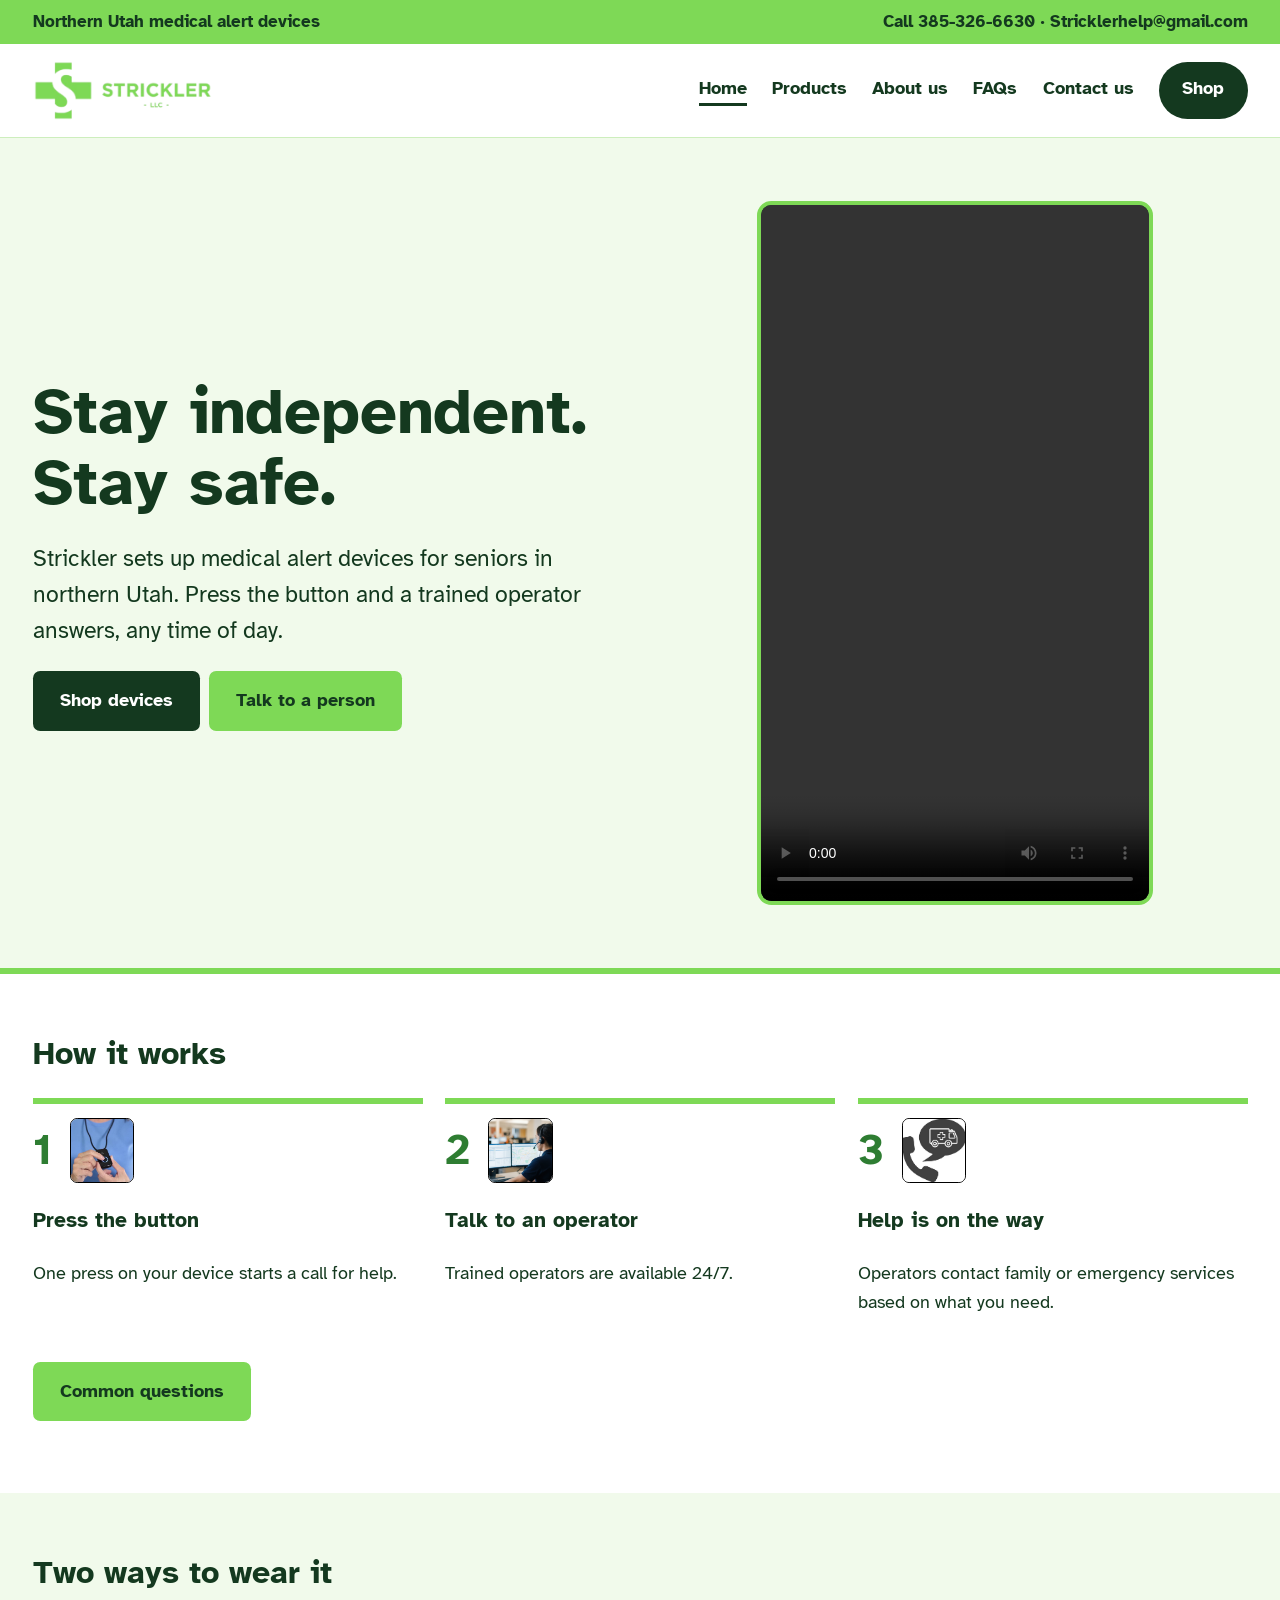
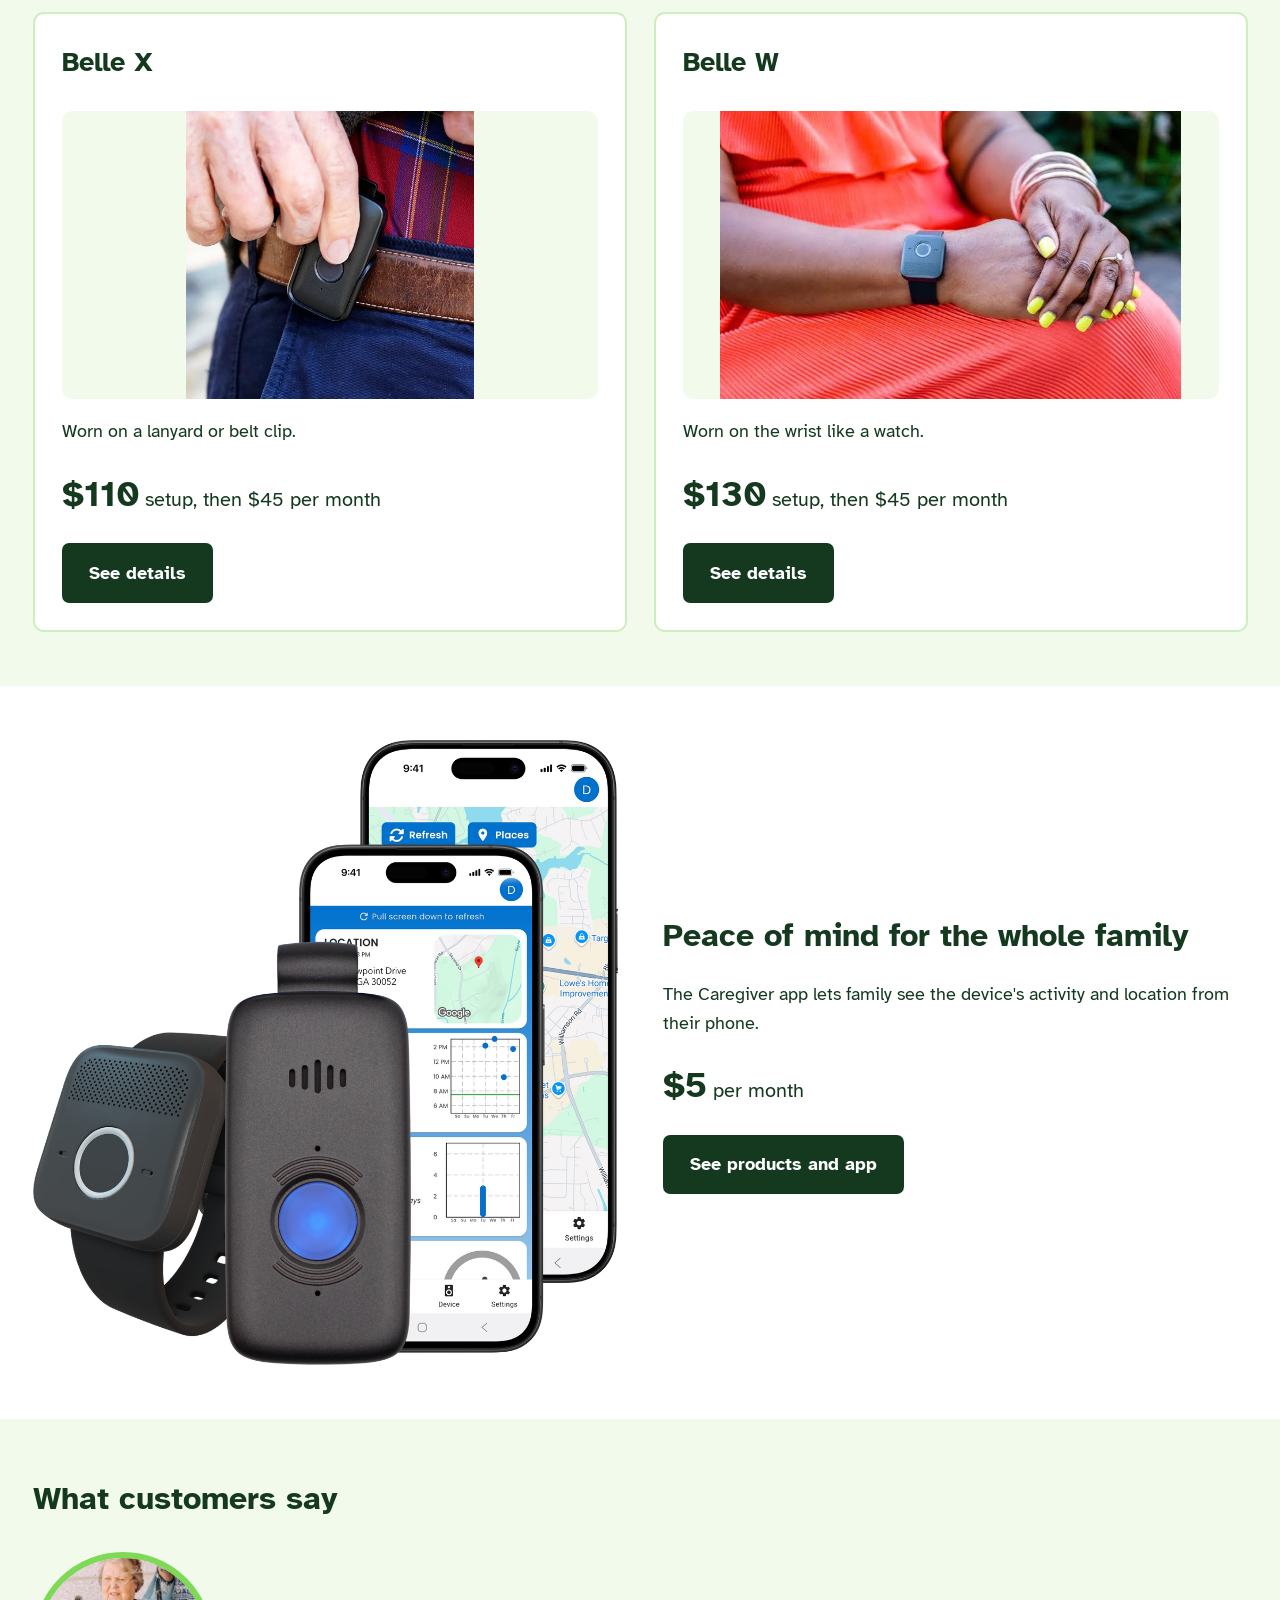
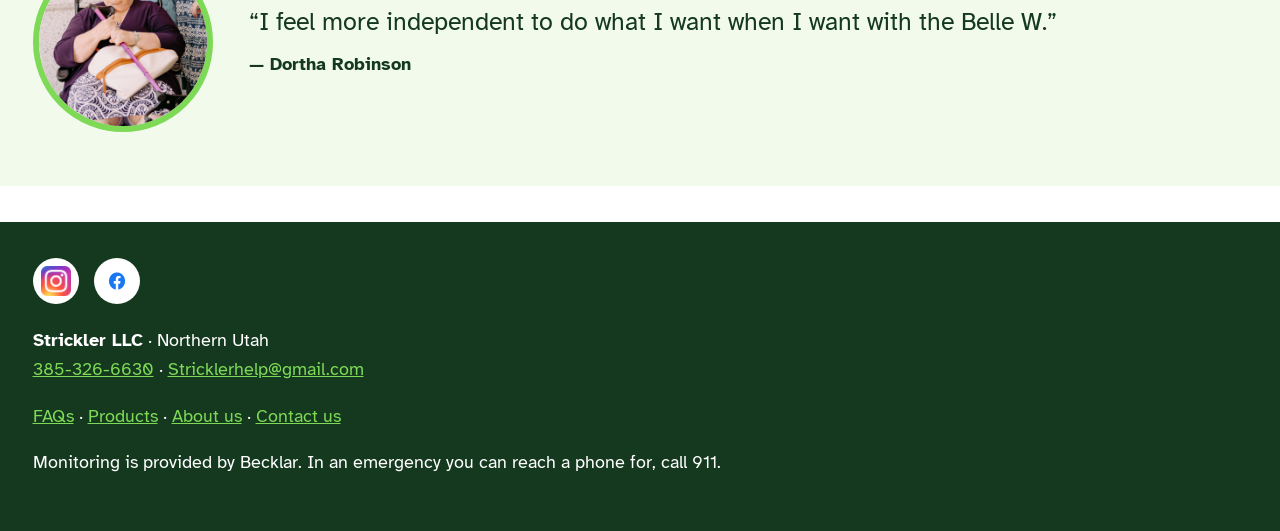
<file: index.html>
<!DOCTYPE html>
<html lang="en"><head><meta charset="utf-8"><meta name="viewport" content="width=device-width, initial-scale=1">
<title>Medical alert devices for seniors | Strickler LLC</title><meta name="description" content="Medical alert devices with 24/7 monitoring for seniors in northern Utah.">
<link href="https://fonts.googleapis.com/css2?family=Atkinson+Hyperlegible:wght@400;700&display=swap" rel="stylesheet">
<link rel="icon" type="image/png" href="favicon.png"><link rel="apple-touch-icon" href="favicon.png"><link rel="stylesheet" href="style.css"><style>
.steps li::before{content:none}
.stephead{display:flex;align-items:center;gap:1rem}
.stephead .num{font-size:2.4rem;font-weight:700;line-height:1;color:#2e7d32}
.stepimg{width:3.6rem;height:3.6rem;object-fit:cover;border:1px solid #000;border-radius:.4rem;background:#fff}
.pair{display:grid;grid-template-columns:1fr 1fr;gap:.6rem;margin-bottom:1rem}
.pair figure{margin:0;text-align:center;min-width:0}
.pimg{display:block;width:100%;height:auto;aspect-ratio:3/4;object-fit:cover;background:#f1faeb;border-radius:.6rem}
.pair figcaption{font-size:.85rem;font-weight:700;margin-top:.3rem}
.slides{position:relative;height:16rem;margin-bottom:1rem;background:#f1faeb;border-radius:.6rem;overflow:hidden}
.slides img{position:absolute;inset:0;width:100%;height:100%;object-fit:contain;opacity:0;transition:opacity 1.5s ease}
.slides.fast img{transition-duration:.5s}
.slides img.on{opacity:1}
</style>
</head><body>
<div class="top"><div class="wrap"><span>Northern Utah medical alert devices</span><span><a href="tel:+13853266630">Call 385-326-6630</a> &middot; <a href="mailto:Stricklerhelp@gmail.com">Stricklerhelp@gmail.com</a></span></div></div>
<header><div class="wrap"><a class="logo" href="index.html"><img src="logo.png" alt="Strickler LLC"></a>
<nav aria-label="Main"><a href="index.html" aria-current="page">Home</a><a href="products.html">Products</a><a href="about.html">About us</a><a href="faq.html">FAQs</a><a href="contact.html">Contact us</a><a class="shop" href="https://YOUR-STORE.myshopify.com">Shop</a></nav></div></header>
<main>
<div class="hero"><div class="wrap split"><div><h1>Stay independent. Stay safe.</h1>
<p>Strickler sets up medical alert devices for seniors in northern Utah. Press the button and a trained operator answers, any time of day.</p>
<a class="btn" href="https://YOUR-STORE.myshopify.com">Shop devices</a><a class="btn alt" href="contact.html">Talk to a person</a></div>
<video controls playsinline preload="metadata"><source src="videos/strickler.mp4#t=0.1" type="video/mp4">Your browser can't play this video. Call 385-326-6630 and we'll tell you how it works.</video></div></div>
<section><div class="wrap"><h2>How it works</h2><ol class="steps">
<li><div class="stephead"><span class="num">1</span><img class="stepimg" src="images/Button_Press.jpg" alt="Pressing the button on a Strickler medical alert device" width="58" height="58" loading="lazy"></div><h3>Press the button</h3><p>One press on your device starts a call for help.</p></li>
<li><div class="stephead"><span class="num">2</span><img class="stepimg" src="images/Operator1.webp" alt="A monitoring operator ready to talk" width="58" height="58" loading="lazy"></div><h3>Talk to an operator</h3><p>Trained operators are available 24/7.</p></li>
<li><div class="stephead"><span class="num">3</span><img class="stepimg" src="images/Help.jpg" alt="Help on the way" width="58" height="58" loading="lazy"></div><h3>Help is on the way</h3><p>Operators contact family or emergency services based on what you need.</p></li>
</ol>
<p style="margin-top:1.5rem"><a class="btn alt" href="faq.html">Common questions</a></p></div></section>
<section style="background:var(--mist)"><div class="wrap"><h2>Two ways to wear it</h2><div class="grid">
<div class="card"><h3>Belle X</h3><div class="slides" role="img" aria-label="Belle X worn on a belt clip and on a lanyard"><img class="s1 on" src="images/Belle_X_Belt_Clip.jpg" alt="Belle X on a belt clip"><img class="s2" src="images/Belle_X_Lanyard.jpg" alt="Belle X worn on a lanyard"></div><p>Worn on a lanyard or belt clip.</p><p class="price"><strong>$110</strong> setup, then $45 per month</p><a class="btn" href="products.html">See details</a></div>
<div class="card"><h3>Belle W</h3><div class="slides" role="img" aria-label="Belle W wrist-worn device"><img class="s1 on" src="images/Bellew1.jpg" alt="Belle W on the wrist"><img class="s2" src="images/belle-w.png" alt="Belle W wrist-worn device"></div><p>Worn on the wrist like a watch.</p><p class="price"><strong>$130</strong> setup, then $45 per month</p><a class="btn" href="products.html">See details</a></div></div></div></section>
<section><div class="wrap split"><img class="hero-img" src="images/devices.png" alt="Belle X, Belle W and the Caregiver app on a phone" loading="lazy"><div><h2>Peace of mind for the whole family</h2><p>The Caregiver app lets family see the device's activity and location from their phone.</p><p class="price"><strong>$5</strong> per month</p><a class="btn" href="products.html">See products and app</a></div></div></section>
<section style="background:var(--mist)"><div class="wrap"><h2>What customers say</h2>
<figure style="margin:1.5rem 0 0;display:flex;flex-wrap:wrap;align-items:center;gap:1.5rem 2rem">
<img src="images/Dortha.jpg" alt="Dortha Robinson" width="160" height="160" loading="lazy" style="display:block;width:10rem;height:10rem;flex:none;border-radius:50%;object-fit:cover;object-position:center 20%;border:6px solid #7ED956;background:#f1faeb">
<blockquote style="margin:0;flex:1 1 18rem"><p style="font-size:1.4rem;line-height:1.4;margin:0 0 .6rem">&ldquo;I feel more independent to do what I want when I want with the Belle W.&rdquo;</p>
<footer style="background:none;color:#14391f;padding:0;margin:0;font-weight:700">&mdash; Dortha Robinson</footer></blockquote></figure>
</div></section>
</main>
<footer><div class="wrap"><p style="display:flex;align-items:center;gap:.8rem;margin:0 0 1.2rem"><a href="https://www.instagram.com/strickler_llc/" target="_blank" rel="noopener" aria-label="Strickler on Instagram" style="display:flex;align-items:center;justify-content:center;width:2.6rem;height:2.6rem;background:#fff;border-radius:50%;text-decoration:none"><img src="images/Instagram.png" alt="Instagram" width="26" height="26" style="display:block;width:1.7rem;height:1.7rem;object-fit:contain"></a><a href="https://www.facebook.com/profile.php?id=100068151169448" target="_blank" rel="noopener" aria-label="Strickler on Facebook" style="display:flex;align-items:center;justify-content:center;width:2.6rem;height:2.6rem;background:#fff;border-radius:50%;text-decoration:none"><img src="images/Facebook.png" alt="Facebook" width="26" height="26" style="display:block;width:1.7rem;height:1.7rem;object-fit:contain"></a></p>
<p><strong>Strickler LLC</strong> &middot; Northern Utah<br><a href="tel:+13853266630">385-326-6630</a> &middot; <a href="mailto:Stricklerhelp@gmail.com">Stricklerhelp@gmail.com</a></p>
<p><a href="faq.html">FAQs</a> &middot; <a href="products.html">Products</a> &middot; <a href="about.html">About us</a> &middot; <a href="contact.html">Contact us</a></p>
<p>Monitoring is provided by Becklar. In an emergency you can reach a phone for, call 911.</p></div></footer><script>
document.querySelectorAll('.slides').forEach(function(box){
  var imgs=box.querySelectorAll('img'),i=0,t=null;
  var reduce=matchMedia('(prefers-reduced-motion:reduce)').matches;
  function show(n,fast){box.classList.toggle('fast',!!fast);imgs.forEach(function(im,k){im.classList.toggle('on',k===n)});i=n}
  function start(){if(reduce||t)return;t=setInterval(function(){show((i+1)%imgs.length,false)},5000)}
  function stop(){clearInterval(t);t=null}
  start();
  if(matchMedia('(hover:hover)').matches){
    box.addEventListener('mouseenter',function(){stop();show((i+1)%imgs.length,true)});
    box.addEventListener('mouseleave',function(){show(i,false);start()});
  }
});
</script>
</body></html>
</file>
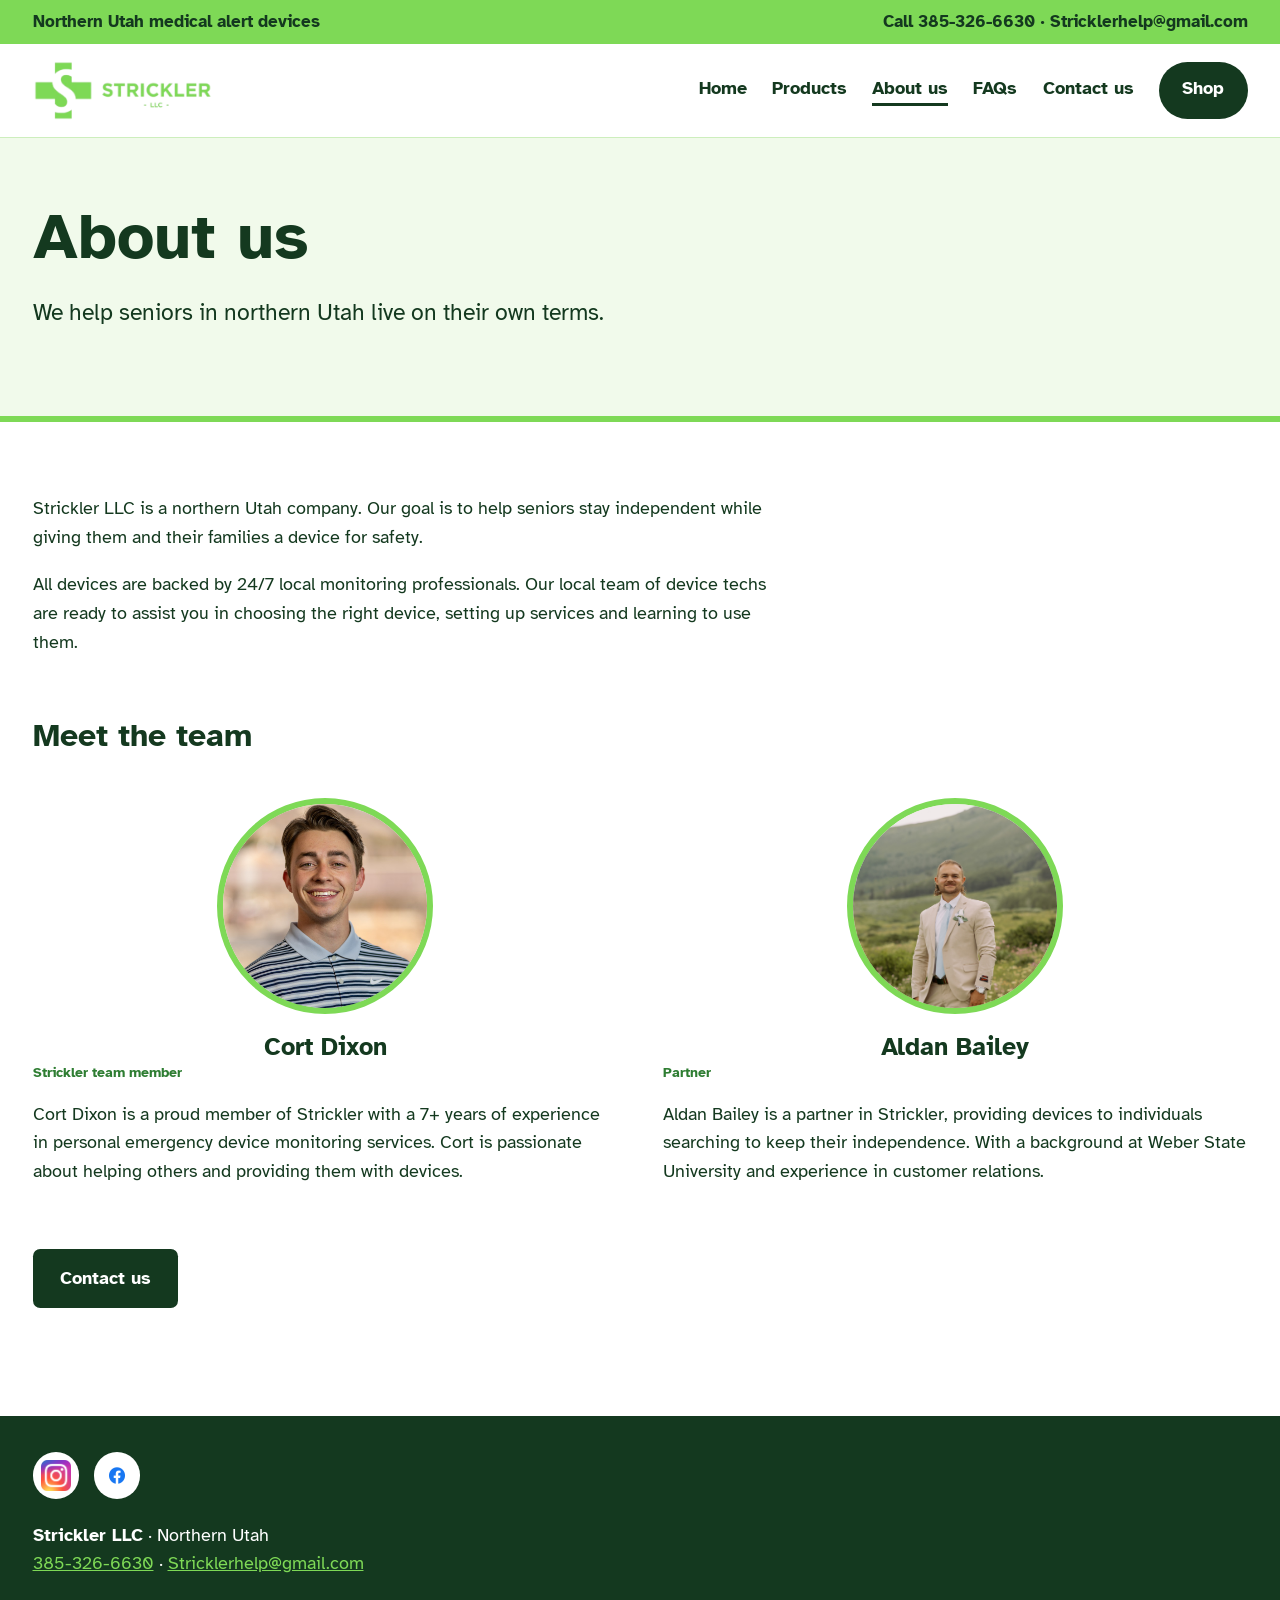
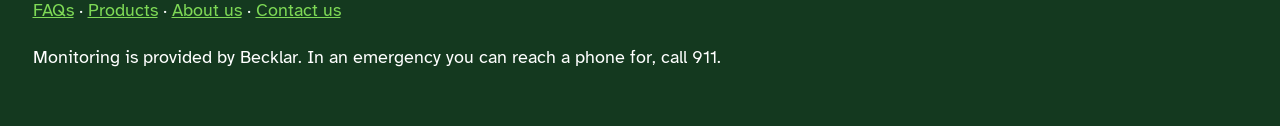
<file: about.html>
<!DOCTYPE html>
<html lang="en"><head><meta charset="utf-8"><meta name="viewport" content="width=device-width, initial-scale=1">
<title>About us | Strickler LLC</title><meta name="description" content="About Strickler LLC, northern Utah.">
<link href="https://fonts.googleapis.com/css2?family=Atkinson+Hyperlegible:wght@400;700&display=swap" rel="stylesheet">
<link rel="icon" type="image/png" href="favicon.png"><link rel="apple-touch-icon" href="favicon.png"><link rel="stylesheet" href="style.css?v=3"></head><body>
<div class="top"><div class="wrap"><span>Northern Utah medical alert devices</span><span><a href="tel:+13853266630">Call 385-326-6630</a> &middot; <a href="mailto:Stricklerhelp@gmail.com">Stricklerhelp@gmail.com</a></span></div></div>
<header><div class="wrap"><a class="logo" href="index.html"><img src="logo.png" alt="Strickler LLC"></a>
<nav aria-label="Main"><a href="index.html">Home</a><a href="products.html">Products</a><a href="about.html" aria-current="page">About us</a><a href="faq.html">FAQs</a><a href="contact.html">Contact us</a><a class="shop" href="https://YOUR-STORE.myshopify.com">Shop</a></nav></div></header>
<main>
<div class="hero"><div class="wrap"><h1>About us</h1><p>We help seniors in northern Utah live on their own terms.</p></div></div>
<section><div class="wrap"><div style="max-width:42rem"><p>Strickler LLC is a northern Utah company. Our goal is to help seniors stay independent while giving them and their families a device for safety.</p>
<p>All devices are backed by 24/7 local monitoring professionals. Our local team of device techs are ready to assist you in choosing the right device, setting up services and learning to use them.</p></div>
<h2 style="margin-top:3rem">Meet the team</h2>
<div class="team">
<div class="person" style="text-align:center"><img class="avatar" src="images/Cort_About.jpg" alt="Cort Dixon" width="192" height="192" loading="lazy" style="display:block;width:12rem;height:12rem;max-width:100%;border-radius:50%;object-fit:cover;object-position:center 20%;border:6px solid #7ED956;background:#f1faeb;margin:0 auto 1rem"><h3 style="margin:0;font-size:1.4rem;line-height:1.2">Cort Dixon</h3><p class="role" style="margin:.1rem 0 .6rem;font-size:.8rem;line-height:1.2;font-weight:700;color:#2e7d32">Strickler team member</p>
<p>Cort Dixon is a proud member of Strickler with a 7+ years of experience in personal emergency device monitoring services. Cort is passionate about helping others and providing them with devices.</p></div>
<div class="person" style="text-align:center"><img class="avatar" src="images/Aldan_About.jpg" alt="Aldan Bailey" width="192" height="192" loading="lazy" style="display:block;width:12rem;height:12rem;max-width:100%;border-radius:50%;object-fit:cover;object-position:center 20%;border:6px solid #7ED956;background:#f1faeb;margin:0 auto 1rem"><h3 style="margin:0;font-size:1.4rem;line-height:1.2">Aldan Bailey</h3><p class="role" style="margin:.1rem 0 .6rem;font-size:.8rem;line-height:1.2;font-weight:700;color:#2e7d32">Partner</p>
<p>Aldan Bailey is a partner in Strickler, providing devices to individuals searching to keep their independence. With a background at Weber State University and experience in customer relations.</p></div></div>
<p style="margin-top:2.5rem"><a class="btn" href="contact.html">Contact us</a></p></div></section>
</main>
<footer><div class="wrap"><p style="display:flex;align-items:center;gap:.8rem;margin:0 0 1.2rem"><a href="https://www.instagram.com/strickler_llc/" target="_blank" rel="noopener" aria-label="Strickler on Instagram" style="display:flex;align-items:center;justify-content:center;width:2.6rem;height:2.6rem;background:#fff;border-radius:50%;text-decoration:none"><img src="images/Instagram.png" alt="Instagram" width="26" height="26" style="display:block;width:1.7rem;height:1.7rem;object-fit:contain"></a><a href="https://www.facebook.com/profile.php?id=100068151169448" target="_blank" rel="noopener" aria-label="Strickler on Facebook" style="display:flex;align-items:center;justify-content:center;width:2.6rem;height:2.6rem;background:#fff;border-radius:50%;text-decoration:none"><img src="images/Facebook.png" alt="Facebook" width="26" height="26" style="display:block;width:1.7rem;height:1.7rem;object-fit:contain"></a></p>
<p><strong>Strickler LLC</strong> &middot; Northern Utah<br><a href="tel:+13853266630">385-326-6630</a> &middot; <a href="mailto:Stricklerhelp@gmail.com">Stricklerhelp@gmail.com</a></p>
<p><a href="faq.html">FAQs</a> &middot; <a href="products.html">Products</a> &middot; <a href="about.html">About us</a> &middot; <a href="contact.html">Contact us</a></p>
<p>Monitoring is provided by Becklar. In an emergency you can reach a phone for, call 911.</p></div></footer></body></html>
</file>
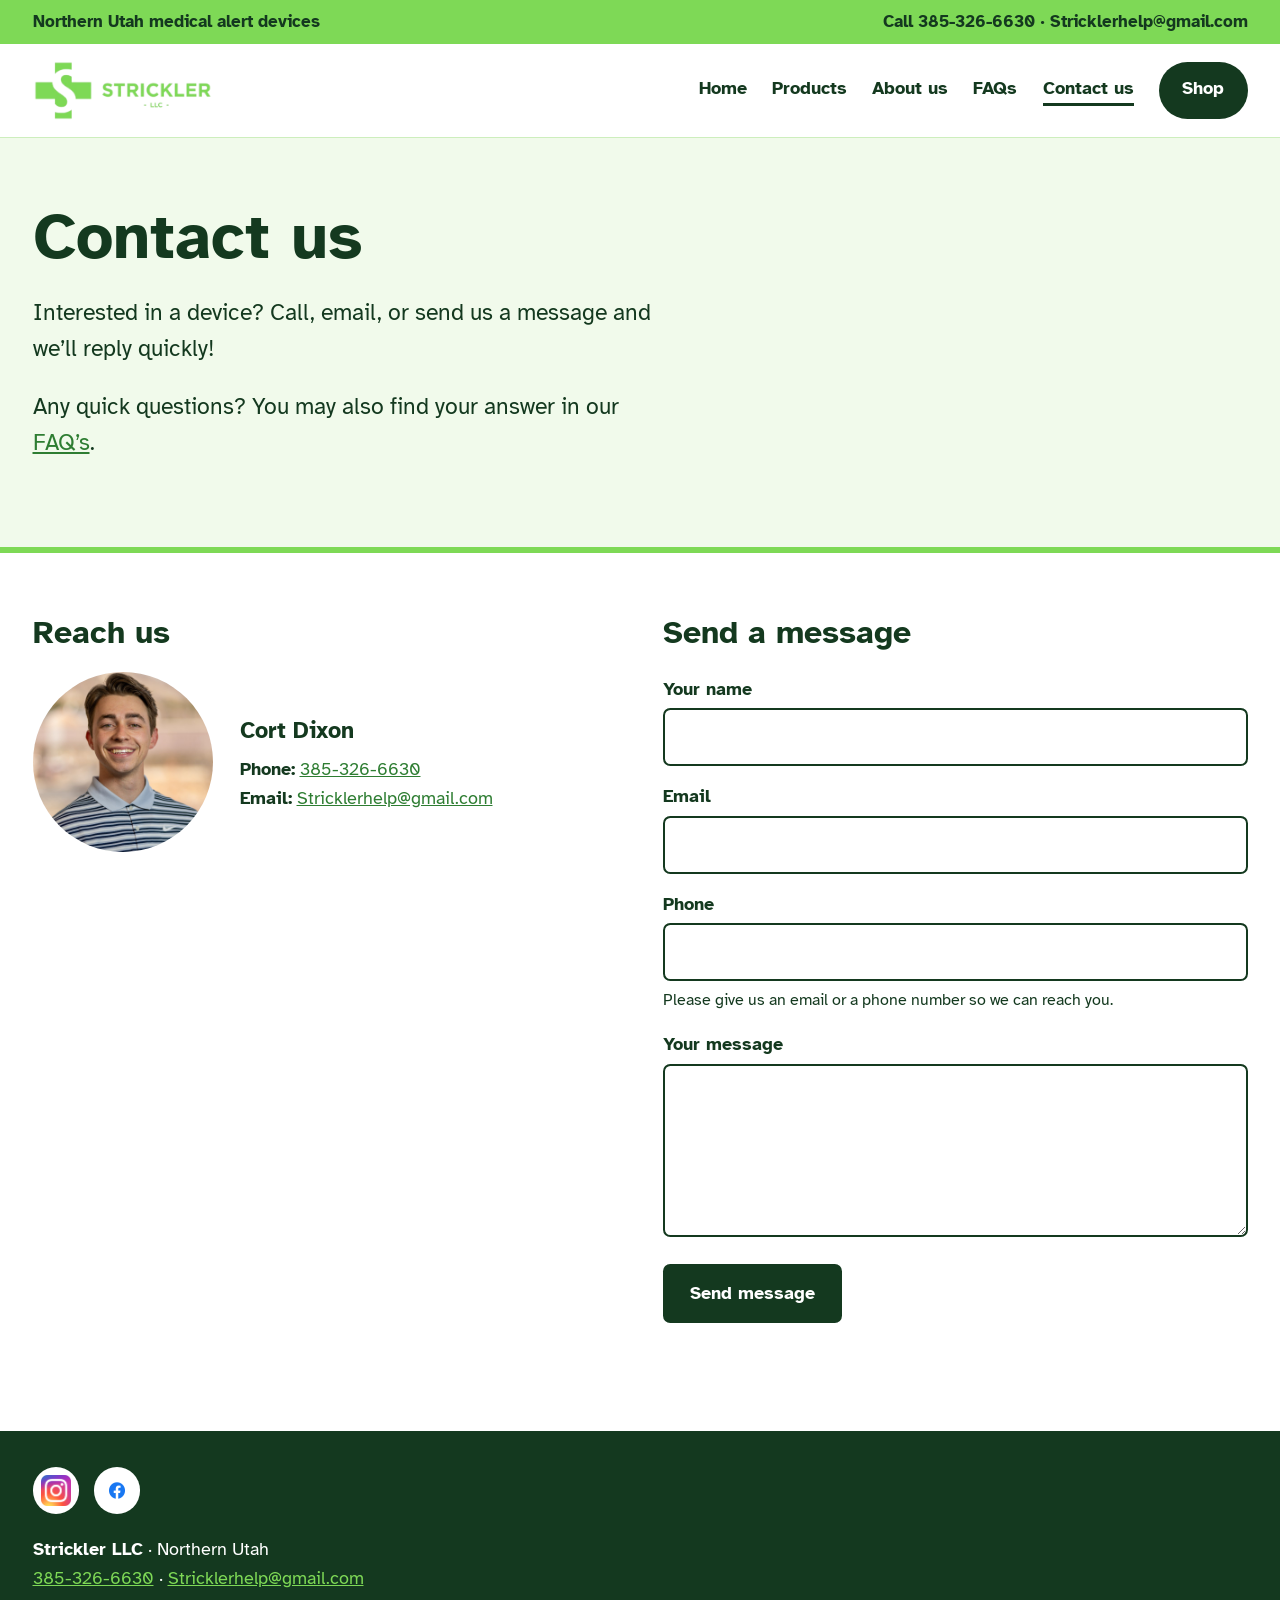
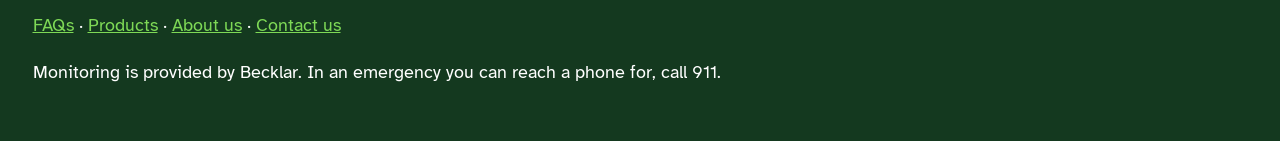
<file: contact.html>
<!DOCTYPE html>
<html lang="en"><head><meta charset="utf-8"><meta name="viewport" content="width=device-width, initial-scale=1">
<title>Contact us | Strickler LLC</title><meta name="description" content="Contact Strickler LLC.">
<link href="https://fonts.googleapis.com/css2?family=Atkinson+Hyperlegible:wght@400;700&display=swap" rel="stylesheet">
<link rel="icon" type="image/png" href="favicon.png"><link rel="apple-touch-icon" href="favicon.png"><link rel="stylesheet" href="style.css"></head><body>
<div class="top"><div class="wrap"><span>Northern Utah medical alert devices</span><span><a href="tel:+13853266630">Call 385-326-6630</a> &middot; <a href="mailto:Stricklerhelp@gmail.com">Stricklerhelp@gmail.com</a></span></div></div>
<header><div class="wrap"><a class="logo" href="index.html"><img src="logo.png" alt="Strickler LLC"></a>
<nav aria-label="Main"><a href="index.html">Home</a><a href="products.html">Products</a><a href="about.html">About us</a><a href="faq.html">FAQs</a><a href="contact.html" aria-current="page">Contact us</a><a class="shop" href="https://YOUR-STORE.myshopify.com">Shop</a></nav></div></header>
<main>
<div class="hero"><div class="wrap"><h1>Contact us</h1><p>Interested in a device? Call, email, or send us a message and we&rsquo;ll reply quickly!</p>
<p>Any quick questions? You may also find your answer in our <a href="faq.html">FAQ&rsquo;s</a>.</p></div></div>
<section><div class="wrap split" style="align-items:start"><div><h2>Reach us</h2>
<div style="display:flex;flex-wrap:wrap;align-items:center;gap:1rem 1.5rem">
<img src="images/Cort_About.jpg" alt="Cort Dixon" width="160" height="160" loading="lazy" style="display:block;flex:none;width:10rem;height:10rem;border-radius:50%;object-fit:cover;object-position:center 20%">
<div><p style="margin:0 0 .3rem;font-size:1.3rem;font-weight:700">Cort Dixon</p>
<p style="margin:0"><strong>Phone:</strong> <a href="tel:+13853266630">385-326-6630</a><br><strong>Email:</strong> <a href="mailto:Stricklerhelp@gmail.com">Stricklerhelp@gmail.com</a></p></div></div>
</div>
<form id="cf" action="https://formsubmit.co/Stricklerhelp@gmail.com" method="POST"><h2>Send a message</h2>
<input type="hidden" name="_subject" value="LEAD⭐ - Strickler Website">
<input type="hidden" name="_cc" value="Stricklerpers@Gmail.com">
<input type="hidden" name="_next" value="https://sticklerhelp.github.io/Strickler/thanks.html">
<input type="hidden" name="_template" value="table">
<input type="hidden" name="_captcha" value="false">
<input type="text" name="_honey" style="display:none" tabindex="-1" autocomplete="off">
<label for="cf-name">Your name</label><input id="cf-name" name="name" autocomplete="name" required>
<label for="cf-email">Email</label><input id="cf-email" name="email" type="email" autocomplete="email">
<label for="cf-phone">Phone</label><input id="cf-phone" name="phone" type="tel" autocomplete="tel">
<p style="margin:.4rem 0 0;font-size:.9rem">Please give us an email or a phone number so we can reach you.</p>
<label for="cf-msg">Your message</label><textarea id="cf-msg" name="message" rows="5" required></textarea>
<p><button class="btn" type="submit" style="border:0;font:inherit;font-weight:700;cursor:pointer">Send message</button></p></form>
<script>
(function(){var f=document.getElementById('cf'),p=document.getElementById('cf-phone'),m=document.getElementById('cf-email');
f.addEventListener('submit',function(e){if(!m.value.trim()&&!p.value.trim()){e.preventDefault();p.setCustomValidity('Please enter an email or a phone number so we can reach you.');p.reportValidity()}});
p.addEventListener('input',function(){p.setCustomValidity('')});m.addEventListener('input',function(){p.setCustomValidity('')})})();
</script></div></section>
</main>
<footer><div class="wrap"><p style="display:flex;align-items:center;gap:.8rem;margin:0 0 1.2rem"><a href="https://www.instagram.com/strickler_llc/" target="_blank" rel="noopener" aria-label="Strickler on Instagram" style="display:flex;align-items:center;justify-content:center;width:2.6rem;height:2.6rem;background:#fff;border-radius:50%;text-decoration:none"><img src="images/Instagram.png" alt="Instagram" width="26" height="26" style="display:block;width:1.7rem;height:1.7rem;object-fit:contain"></a><a href="https://www.facebook.com/profile.php?id=100068151169448" target="_blank" rel="noopener" aria-label="Strickler on Facebook" style="display:flex;align-items:center;justify-content:center;width:2.6rem;height:2.6rem;background:#fff;border-radius:50%;text-decoration:none"><img src="images/Facebook.png" alt="Facebook" width="26" height="26" style="display:block;width:1.7rem;height:1.7rem;object-fit:contain"></a></p>
<p><strong>Strickler LLC</strong> &middot; Northern Utah<br><a href="tel:+13853266630">385-326-6630</a> &middot; <a href="mailto:Stricklerhelp@gmail.com">Stricklerhelp@gmail.com</a></p>
<p><a href="faq.html">FAQs</a> &middot; <a href="products.html">Products</a> &middot; <a href="about.html">About us</a> &middot; <a href="contact.html">Contact us</a></p>
<p>Monitoring is provided by Becklar. In an emergency you can reach a phone for, call 911.</p></div></footer></body></html>
</file>
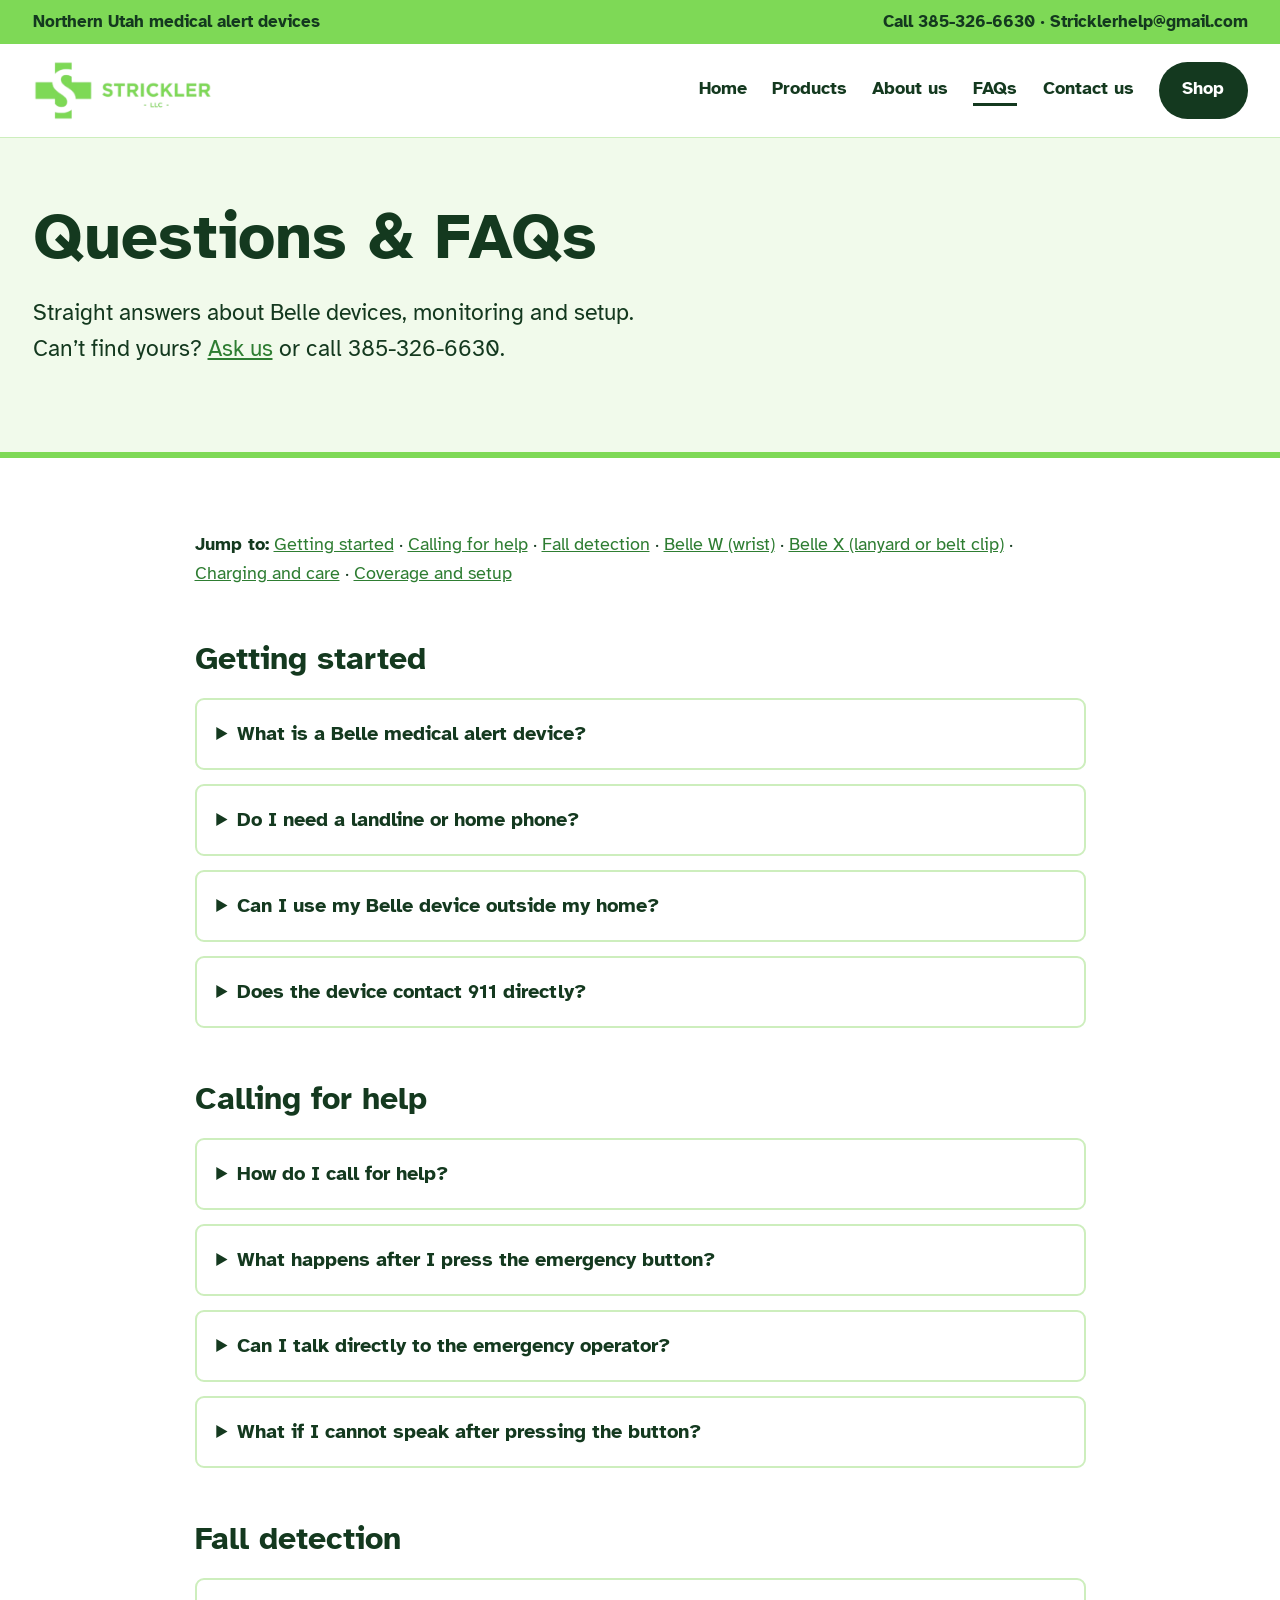
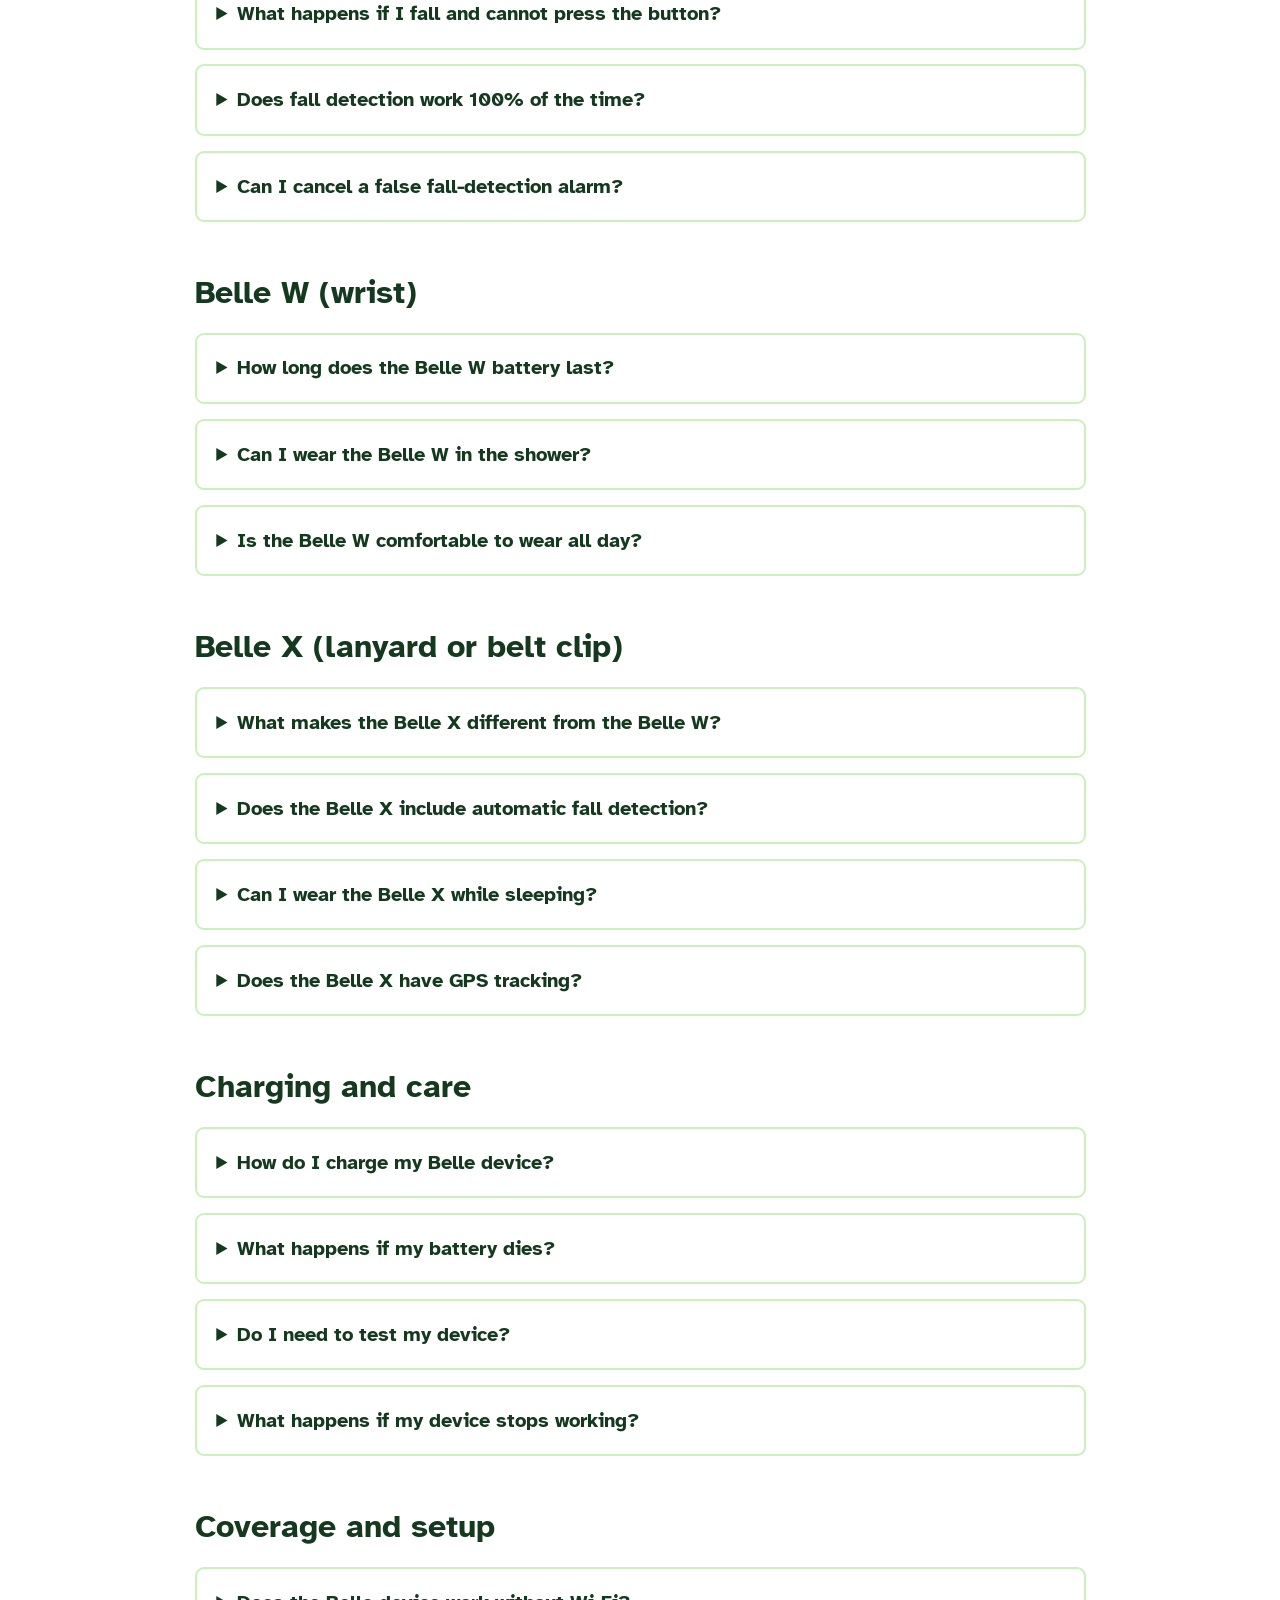
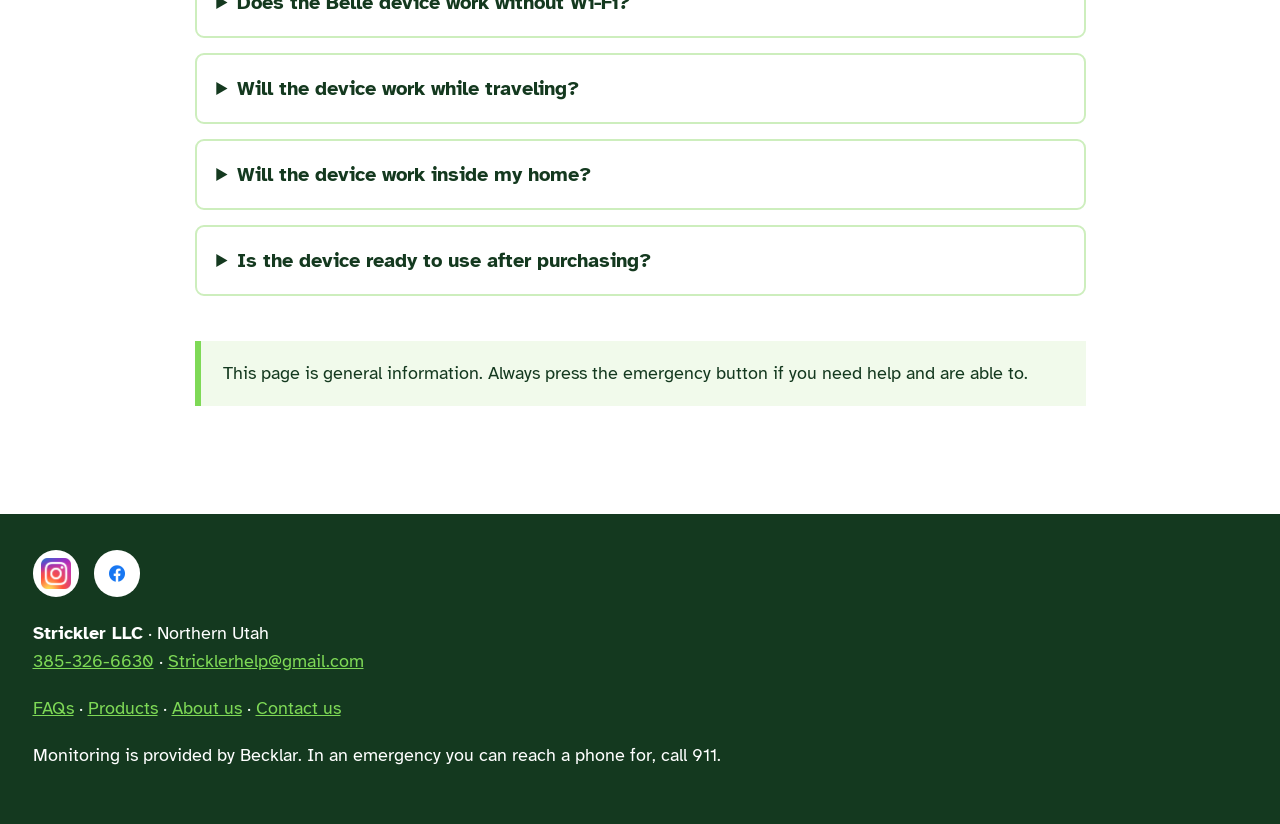
<file: faq.html>
<!DOCTYPE html>
<html lang="en"><head><meta charset="utf-8"><meta name="viewport" content="width=device-width, initial-scale=1">
<title>FAQs | Strickler LLC</title><meta name="description" content="Answers to common questions about Belle medical alert devices.">
<link href="https://fonts.googleapis.com/css2?family=Atkinson+Hyperlegible:wght@400;700&display=swap" rel="stylesheet">
<link rel="icon" type="image/png" href="favicon.png"><link rel="apple-touch-icon" href="favicon.png"><link rel="stylesheet" href="style.css"><style>
.prod{overflow:visible}
.prod img{position:relative;transition:transform .3s ease}
@media (hover:hover){.prod img:hover{transform:scale(1.2);z-index:2}}
@media (prefers-reduced-motion:reduce){.prod img{transition:none}}
</style>
<style>
details summary{font-size:1.1rem;padding:.2rem 0}
details[open]{background:#f1faeb}
details p{margin:.6rem 0 .2rem}
</style>
<style>
details summary{font-size:1.1rem;padding:.2rem 0}
details[open]{background:#f1faeb}
details p{margin:.6rem 0 .2rem}
html{scroll-behavior:smooth}
</style>
</head><body>
<div class="top"><div class="wrap"><span>Northern Utah medical alert devices</span><span><a href="tel:+13853266630">Call 385-326-6630</a> &middot; <a href="mailto:Stricklerhelp@gmail.com">Stricklerhelp@gmail.com</a></span></div></div>
<header><div class="wrap"><a class="logo" href="index.html"><img src="logo.png" alt="Strickler LLC"></a>
<nav aria-label="Main"><a href="index.html">Home</a><a href="products.html">Products</a><a href="about.html">About us</a><a href="faq.html" aria-current="page">FAQs</a><a href="contact.html">Contact us</a><a class="shop" href="https://YOUR-STORE.myshopify.com">Shop</a></nav></div></header>
<main>
<div class="hero"><div class="wrap"><h1>Questions &amp; FAQs</h1><p>Straight answers about Belle devices, monitoring and setup. Can&rsquo;t find yours? <a href="contact.html">Ask us</a> or call 385-326-6630.</p></div></div>
<section><div class="wrap" style="max-width:52rem">
<p><strong>Jump to:</strong> <a href="#getting-started">Getting started</a> &middot; <a href="#calling-for-help">Calling for help</a> &middot; <a href="#fall-detection">Fall detection</a> &middot; <a href="#belle-w-wrist">Belle W (wrist)</a> &middot; <a href="#belle-x-lanyard-or-belt-clip">Belle X (lanyard or belt clip)</a> &middot; <a href="#charging-and-care">Charging and care</a> &middot; <a href="#coverage-and-setup">Coverage and setup</a></p>
<h2 id="getting-started" style="margin-top:2.5rem">Getting started</h2>
<details id="what-is-a-belle-medical-alert-device"><summary>What is a Belle medical alert device?</summary><p>Belle devices are mobile personal emergency response systems (mPERS) designed to help people get assistance during an emergency. With the press of a button, the wearer can connect directly to a 24/7 emergency monitoring operator.</p></details>
<details id="do-i-need-a-landline-or-home-phone"><summary>Do I need a landline or home phone?</summary><p>No. Belle devices use built-in cellular technology. You do not need a landline or personal cell phone to operate the device.</p></details>
<details id="can-i-use-my-belle-device-outside-my-home"><summary>Can I use my Belle device outside my home?</summary><p>Yes. Belle devices are designed for mobile use, allowing you to take them shopping, walking, traveling, or visiting family. Cellular coverage is required.</p></details>
<details id="does-the-device-contact-911-directly"><summary>Does the device contact 911 directly?</summary><p>The device connects to a professional emergency monitoring operator. The operator can assess the situation and coordinate appropriate assistance, including emergency services when needed.</p></details>
<h2 id="calling-for-help" style="margin-top:2.5rem">Calling for help</h2>
<details id="how-do-i-call-for-help"><summary>How do I call for help?</summary><p>Simply press and hold the emergency button until the device activates. It will connect you to a monitoring operator through its built-in speaker and microphone.</p></details>
<details id="what-happens-after-i-press-the-emergency-button"><summary>What happens after I press the emergency button?</summary><p>Your device initiates a connection with the monitoring center. An operator will communicate with you, assess the situation, and help coordinate the appropriate response.</p></details>
<details id="can-i-talk-directly-to-the-emergency-operator"><summary>Can I talk directly to the emergency operator?</summary><p>Yes. Both Belle W and Belle X have built-in two-way voice communication, allowing you to speak directly with the monitoring operator.</p></details>
<details id="what-if-i-cannot-speak-after-pressing-the-button"><summary>What if I cannot speak after pressing the button?</summary><p>The monitoring center will still receive the alert and can use available information to help determine the appropriate response. You do not have to be able to explain the emergency for the alert to be initiated.</p></details>
<h2 id="fall-detection" style="margin-top:2.5rem">Fall detection</h2>
<details id="what-happens-if-i-fall-and-cannot-press-the-butt"><summary>What happens if I fall and cannot press the button?</summary><p>When fall detection is enabled, the device can recognize certain movements associated with a fall and automatically initiate an emergency call.</p></details>
<details id="does-fall-detection-work-100-of-the-time"><summary>Does fall detection work 100% of the time?</summary><p>No. Automatic fall detection is an additional safety feature, not a guarantee. Some falls may not be detected, and certain movements may trigger false alarms. Always press the emergency button if you need help and are able to do so.</p></details>
<details id="can-i-cancel-a-false-fall-detection-alarm"><summary>Can I cancel a false fall-detection alarm?</summary><p>Yes. If the device detects a possible fall accidentally, you may have an opportunity to cancel the alert before it proceeds. Follow the device’s voice prompts.</p></details>
<h2 id="belle-w-wrist" style="margin-top:2.5rem">Belle W (wrist)</h2>
<details id="how-long-does-the-belle-w-battery-last"><summary>How long does the Belle W battery last?</summary><p>Battery life can last up to approximately 7 days per charge, depending on settings and usage. Some configurations may require more frequent charging.</p></details>
<details id="can-i-wear-the-belle-w-in-the-shower"><summary>Can I wear the Belle W in the shower?</summary><p>The device is IP67 water-resistant. It is designed to withstand exposure to water, but it should not be submerged or intentionally taken swimming.</p></details>
<details id="is-the-belle-w-comfortable-to-wear-all-day"><summary>Is the Belle W comfortable to wear all day?</summary><p>Yes. It is lightweight and designed for everyday wear. Its wristband design makes it convenient for individuals who prefer not to wear a pendant.</p></details>
<h2 id="belle-x-lanyard-or-belt-clip" style="margin-top:2.5rem">Belle X (lanyard or belt clip)</h2>
<details id="what-makes-the-belle-x-different-from-the-belle"><summary>What makes the Belle X different from the Belle W?</summary><p>The Belle X is designed primarily as a pendant worn around the neck or with an appropriate clip. The Belle W is designed as a wrist-worn device. Both provide access to emergency assistance.</p></details>
<details id="does-the-belle-x-include-automatic-fall-detectio"><summary>Does the Belle X include automatic fall detection?</summary><p>Yes. The Belle X supports automatic fall detection. This feature can initiate an emergency call when a qualifying fall is detected.</p></details>
<details id="can-i-wear-the-belle-x-while-sleeping"><summary>Can I wear the Belle X while sleeping?</summary><p>Yes. Wearing the device consistently, including while sleeping, helps ensure that emergency assistance is available when needed. Remember to charge it when necessary.</p></details>
<details id="does-the-belle-x-have-gps-tracking"><summary>Does the Belle X have GPS tracking?</summary><p>The Belle X uses location technologies to help monitoring personnel identify your location during an emergency. Available location information depends on cellular coverage and environmental conditions.</p></details>
<h2 id="charging-and-care" style="margin-top:2.5rem">Charging and care</h2>
<details id="how-do-i-charge-my-belle-device"><summary>How do I charge my Belle device?</summary><p>Place the device into its designated charging cradle and connect the charger to a power outlet. Make sure it is properly seated and charging.</p></details>
<details id="what-happens-if-my-battery-dies"><summary>What happens if my battery dies?</summary><p>If the battery is depleted, the device cannot provide its normal emergency alert functionality until it is recharged. Keep the device charged and respond to low-battery notifications.</p></details>
<details id="do-i-need-to-test-my-device"><summary>Do I need to test my device?</summary><p>Yes. It is a good practice to test your device regularly, ideally once a month, following the testing instructions provided by your service provider.</p></details>
<details id="what-happens-if-my-device-stops-working"><summary>What happens if my device stops working?</summary><p>Contact Strickler LLC for assistance with troubleshooting, service questions, or replacement options.</p></details>
<h2 id="coverage-and-setup" style="margin-top:2.5rem">Coverage and setup</h2>
<details id="does-the-belle-device-work-without-wi-fi"><summary>Does the Belle device work without Wi-Fi?</summary><p>Yes. Belle devices use cellular connectivity for communication with the monitoring center. Wi-Fi may also be used as part of the device’s location technology.</p></details>
<details id="will-the-device-work-while-traveling"><summary>Will the device work while traveling?</summary><p>Yes, provided the device has access to a supported cellular network. It is a mobile device designed to travel with you.</p></details>
<details id="will-the-device-work-inside-my-home"><summary>Will the device work inside my home?</summary><p>In most locations with adequate cellular coverage, yes. It is still important to test the device in the areas where you spend the most time.</p></details>
<details id="is-the-device-ready-to-use-after-purchasing"><summary>Is the device ready to use after purchasing?</summary><p>The device must be properly activated and associated with an active monitoring subscription before it can provide emergency monitoring services. Follow the activation instructions provided by Strickler LLC.</p></details>
<p class="note" style="margin-top:2.5rem">This page is general information. Always press the emergency button if you need help and are able to.</p></div></section>
</main>
<footer><div class="wrap"><p style="display:flex;align-items:center;gap:.8rem;margin:0 0 1.2rem"><a href="https://www.instagram.com/strickler_llc/" target="_blank" rel="noopener" aria-label="Strickler on Instagram" style="display:flex;align-items:center;justify-content:center;width:2.6rem;height:2.6rem;background:#fff;border-radius:50%;text-decoration:none"><img src="images/Instagram.png" alt="Instagram" width="26" height="26" style="display:block;width:1.7rem;height:1.7rem;object-fit:contain"></a><a href="https://www.facebook.com/profile.php?id=100068151169448" target="_blank" rel="noopener" aria-label="Strickler on Facebook" style="display:flex;align-items:center;justify-content:center;width:2.6rem;height:2.6rem;background:#fff;border-radius:50%;text-decoration:none"><img src="images/Facebook.png" alt="Facebook" width="26" height="26" style="display:block;width:1.7rem;height:1.7rem;object-fit:contain"></a></p>
<p><strong>Strickler LLC</strong> &middot; Northern Utah<br><a href="tel:+13853266630">385-326-6630</a> &middot; <a href="mailto:Stricklerhelp@gmail.com">Stricklerhelp@gmail.com</a></p>
<p><a href="faq.html">FAQs</a> &middot; <a href="products.html">Products</a> &middot; <a href="about.html">About us</a> &middot; <a href="contact.html">Contact us</a></p>
<p>Monitoring is provided by Becklar. In an emergency you can reach a phone for, call 911.</p></div></footer></body></html>
</file>
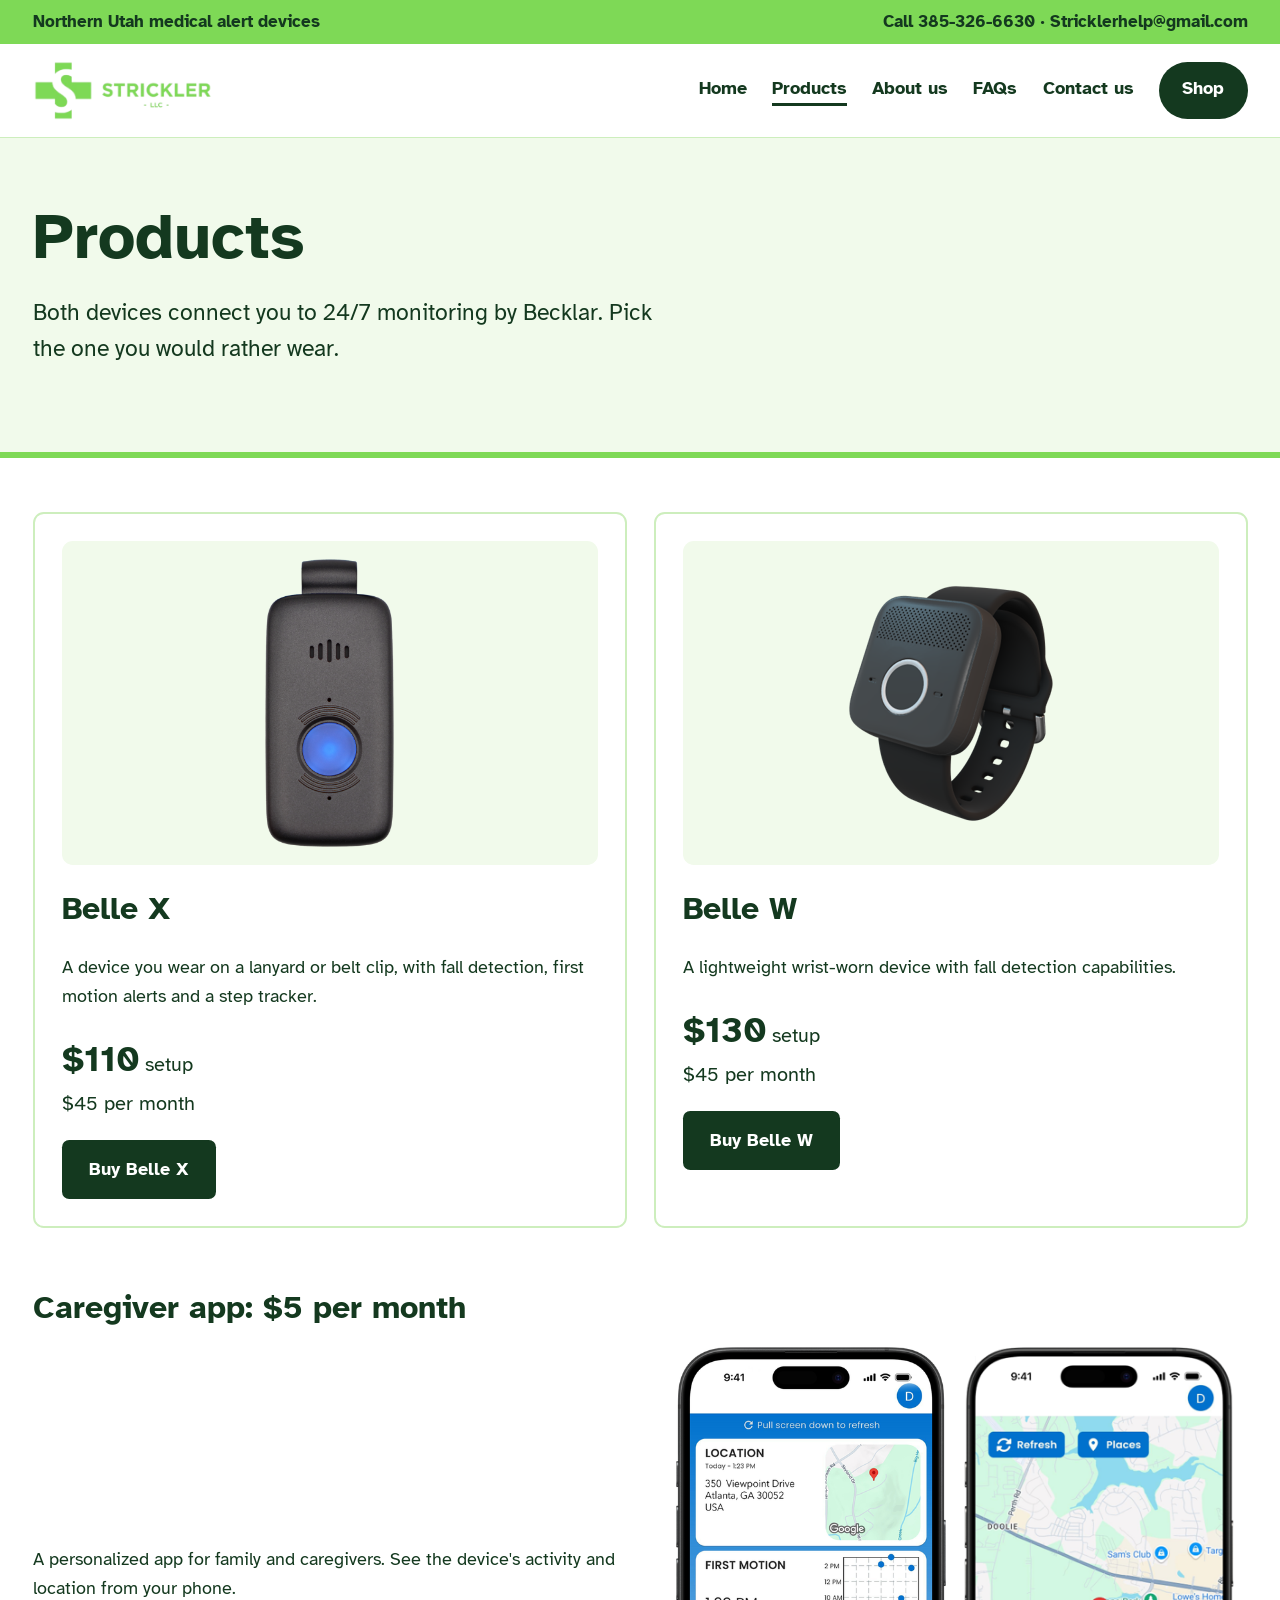
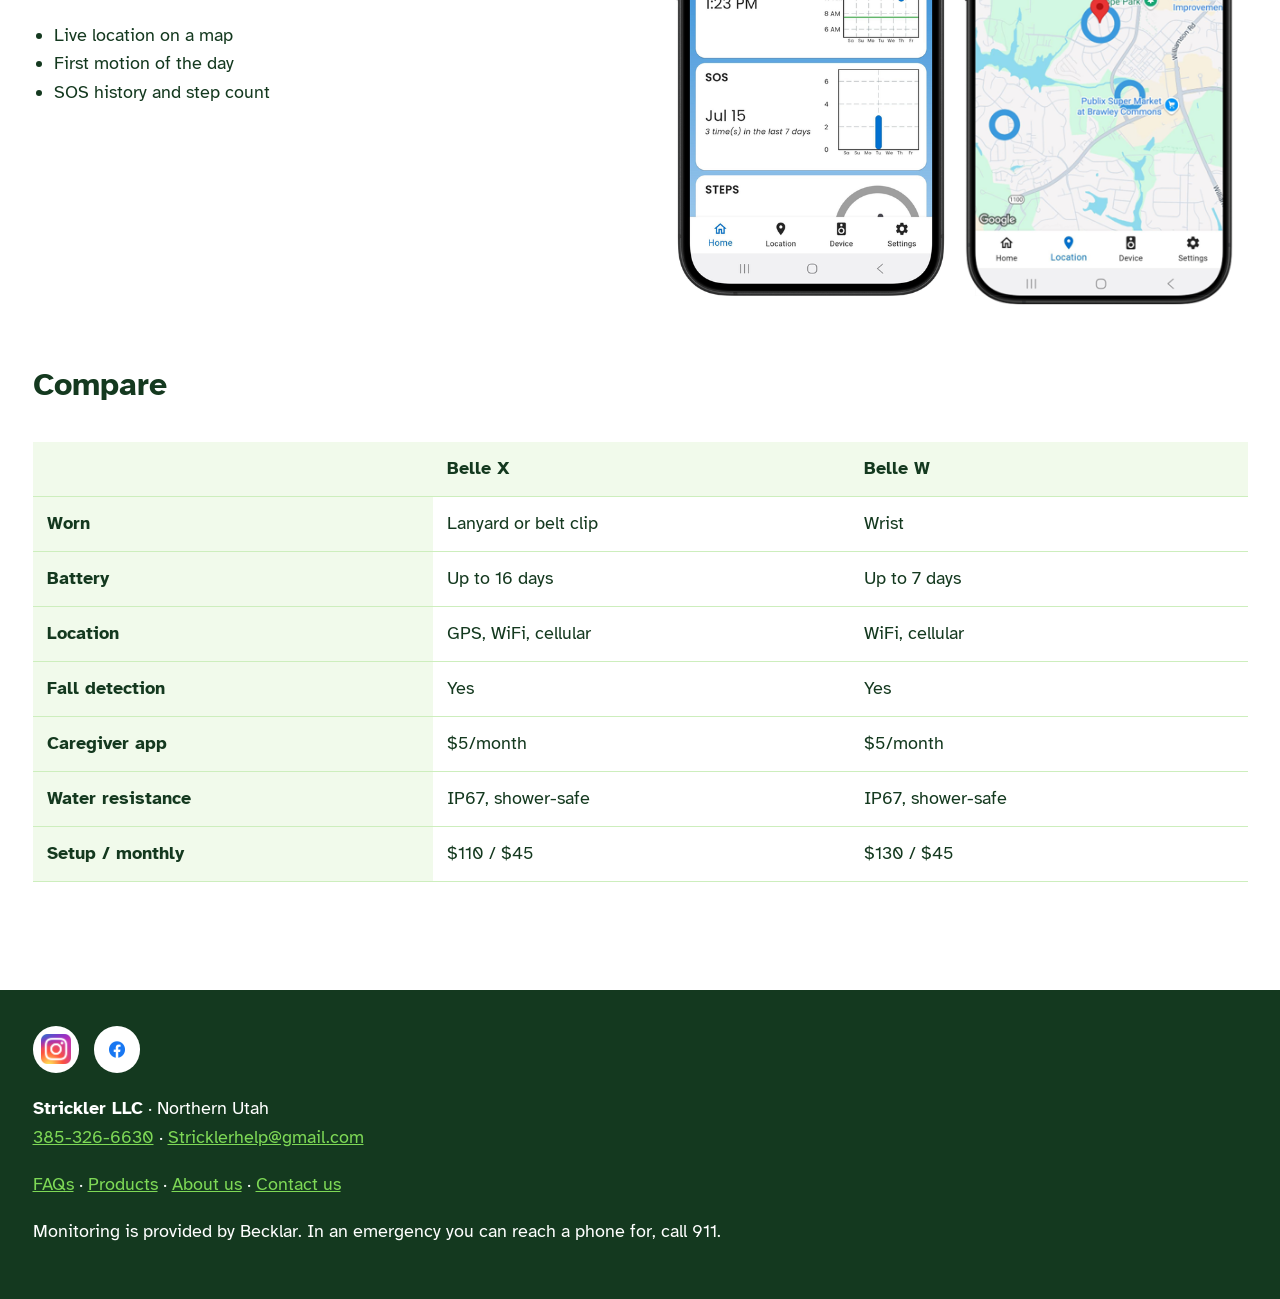
<file: products.html>
<!DOCTYPE html>
<html lang="en"><head><meta charset="utf-8"><meta name="viewport" content="width=device-width, initial-scale=1">
<title>Products | Strickler LLC</title><meta name="description" content="Belle X and Belle W medical alert devices.">
<link href="https://fonts.googleapis.com/css2?family=Atkinson+Hyperlegible:wght@400;700&display=swap" rel="stylesheet">
<link rel="icon" type="image/png" href="favicon.png"><link rel="apple-touch-icon" href="favicon.png"><link rel="stylesheet" href="style.css"><style>
.prod{overflow:visible}
.prod img{position:relative;transition:transform .3s ease}
@media (hover:hover){.prod img:hover{transform:scale(1.2);z-index:2}}
@media (prefers-reduced-motion:reduce){.prod img{transition:none}}
</style>
</head><body>
<div class="top"><div class="wrap"><span>Northern Utah medical alert devices</span><span><a href="tel:+13853266630">Call 385-326-6630</a> &middot; <a href="mailto:Stricklerhelp@gmail.com">Stricklerhelp@gmail.com</a></span></div></div>
<header><div class="wrap"><a class="logo" href="index.html"><img src="logo.png" alt="Strickler LLC"></a>
<nav aria-label="Main"><a href="index.html">Home</a><a href="products.html" aria-current="page">Products</a><a href="about.html">About us</a><a href="faq.html">FAQs</a><a href="contact.html">Contact us</a><a class="shop" href="https://YOUR-STORE.myshopify.com">Shop</a></nav></div></header>
<main>
<div class="hero"><div class="wrap"><h1>Products</h1><p>Both devices connect you to 24/7 monitoring by Becklar. Pick the one you would rather wear.</p></div></div>
<section><div class="wrap"><div class="grid">
<div class="card"><div class="prod"><img src="images/belle-x.png" alt="Belle X device with belt clip"></div><h2>Belle X</h2><p>A device you wear on a lanyard or belt clip, with fall detection, first motion alerts and a step tracker.</p><p class="price"><strong>$110</strong> setup<br>$45 per month</p><a class="btn" href="https://YOUR-STORE.myshopify.com">Buy Belle X</a></div>
<div class="card"><div class="prod"><img src="images/belle-w.png" alt="Belle W wrist-worn device"></div><h2>Belle W</h2><p>A lightweight wrist-worn device with fall detection capabilities.</p><p class="price"><strong>$130</strong> setup<br>$45 per month</p><a class="btn" href="https://YOUR-STORE.myshopify.com">Buy Belle W</a></div></div>
<h2 style="margin-top:3rem">Caregiver app: $5 per month</h2><div class="split"><div><p>A personalized app for family and caregivers. See the device's activity and location from your phone.</p><ul class="tick"><li>Live location on a map</li><li>First motion of the day</li><li>SOS history and step count</li></ul></div><div class="apps"><img src="images/app-home.png" alt="Caregiver app home screen" loading="lazy"><img src="images/app-map.png" alt="Caregiver app location map" loading="lazy"></div></div>
<h2 style="margin-top:3rem">Compare</h2><div style="overflow-x:auto"><table><tr><th></th><th>Belle X</th><th>Belle W</th></tr>
<tr><th>Worn</th><td>Lanyard or belt clip</td><td>Wrist</td></tr>
<tr><th>Battery</th><td>Up to 16 days</td><td>Up to 7 days</td></tr>
<tr><th>Location</th><td>GPS, WiFi, cellular</td><td>WiFi, cellular</td></tr>
<tr><th>Fall detection</th><td>Yes</td><td>Yes</td></tr>
<tr><th>Caregiver app</th><td>$5/month</td><td>$5/month</td></tr>
<tr><th>Water resistance</th><td>IP67, shower-safe</td><td>IP67, shower-safe</td></tr>
<tr><th>Setup / monthly</th><td>$110 / $45</td><td>$130 / $45</td></tr></table></div>
</div></section>
</main>
<footer><div class="wrap"><p style="display:flex;align-items:center;gap:.8rem;margin:0 0 1.2rem"><a href="https://www.instagram.com/strickler_llc/" target="_blank" rel="noopener" aria-label="Strickler on Instagram" style="display:flex;align-items:center;justify-content:center;width:2.6rem;height:2.6rem;background:#fff;border-radius:50%;text-decoration:none"><img src="images/Instagram.png" alt="Instagram" width="26" height="26" style="display:block;width:1.7rem;height:1.7rem;object-fit:contain"></a><a href="https://www.facebook.com/profile.php?id=100068151169448" target="_blank" rel="noopener" aria-label="Strickler on Facebook" style="display:flex;align-items:center;justify-content:center;width:2.6rem;height:2.6rem;background:#fff;border-radius:50%;text-decoration:none"><img src="images/Facebook.png" alt="Facebook" width="26" height="26" style="display:block;width:1.7rem;height:1.7rem;object-fit:contain"></a></p>
<p><strong>Strickler LLC</strong> &middot; Northern Utah<br><a href="tel:+13853266630">385-326-6630</a> &middot; <a href="mailto:Stricklerhelp@gmail.com">Stricklerhelp@gmail.com</a></p>
<p><a href="faq.html">FAQs</a> &middot; <a href="products.html">Products</a> &middot; <a href="about.html">About us</a> &middot; <a href="contact.html">Contact us</a></p>
<p>Monitoring is provided by Becklar. In an emergency you can reach a phone for, call 911.</p></div></footer></body></html>
</file>
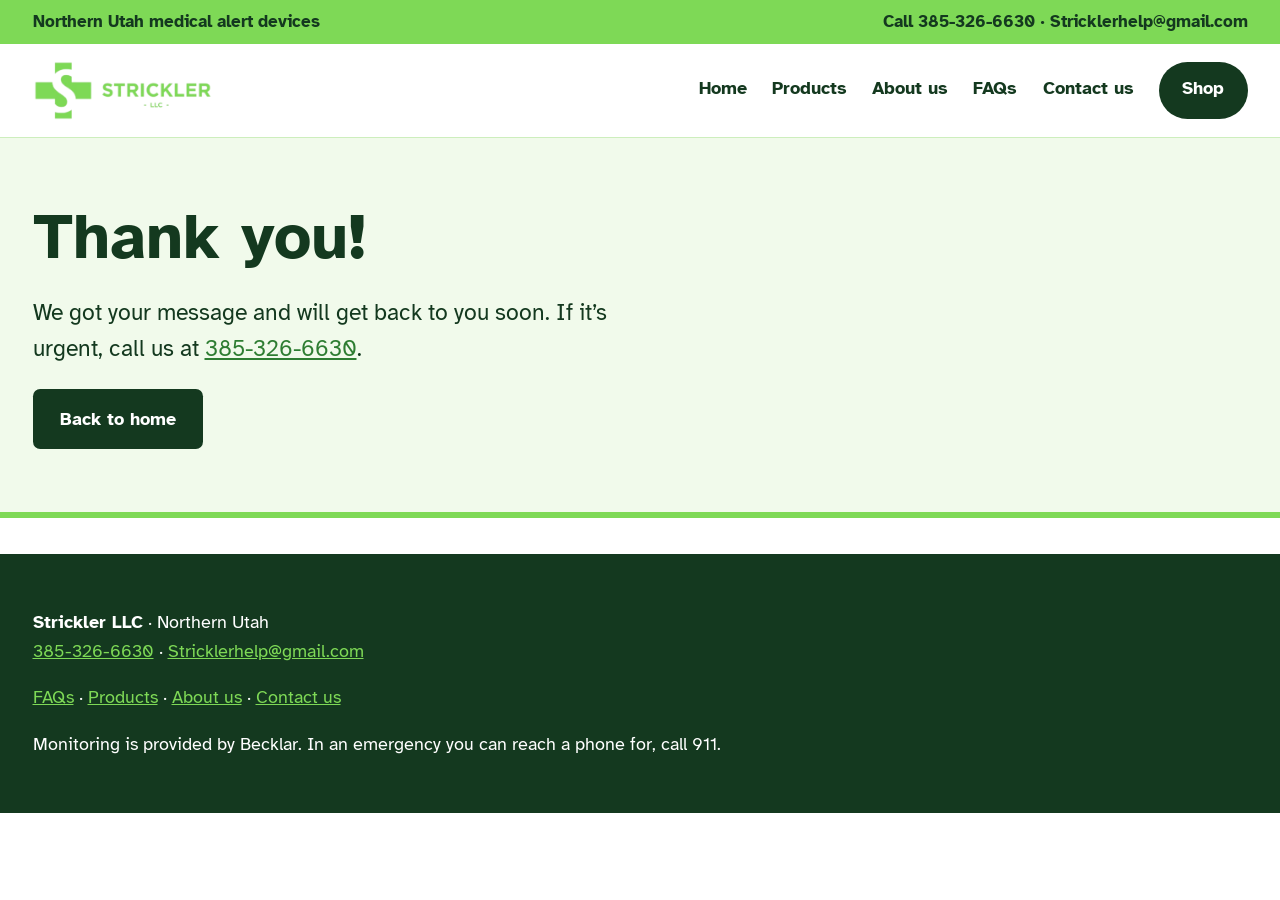
<file: thanks.html>
<!DOCTYPE html>
<html lang="en"><head><meta charset="utf-8"><meta name="viewport" content="width=device-width, initial-scale=1">
<title>Thank you | Strickler LLC</title><meta name="robots" content="noindex"><meta name="description" content="Contact Strickler LLC.">
<link href="https://fonts.googleapis.com/css2?family=Atkinson+Hyperlegible:wght@400;700&display=swap" rel="stylesheet">
<link rel="icon" type="image/png" href="favicon.png"><link rel="apple-touch-icon" href="favicon.png"><link rel="stylesheet" href="style.css"></head><body>
<div class="top"><div class="wrap"><span>Northern Utah medical alert devices</span><span><a href="tel:+13853266630">Call 385-326-6630</a> &middot; <a href="mailto:Stricklerhelp@gmail.com">Stricklerhelp@gmail.com</a></span></div></div>
<header><div class="wrap"><a class="logo" href="index.html"><img src="logo.png" alt="Strickler LLC"></a>
<nav aria-label="Main"><a href="index.html">Home</a><a href="products.html">Products</a><a href="about.html">About us</a><a href="faq.html">FAQs</a><a href="contact.html">Contact us</a><a class="shop" href="https://YOUR-STORE.myshopify.com">Shop</a></nav></div></header>
<main>
<div class="hero"><div class="wrap"><h1>Thank you!</h1><p>We got your message and will get back to you soon. If it&rsquo;s urgent, call us at <a href="tel:+13853266630">385-326-6630</a>.</p><a class="btn" href="index.html">Back to home</a></div></div>
</main>
<footer><div class="wrap"><p><strong>Strickler LLC</strong> &middot; Northern Utah<br><a href="tel:+13853266630">385-326-6630</a> &middot; <a href="mailto:Stricklerhelp@gmail.com">Stricklerhelp@gmail.com</a></p>
<p><a href="faq.html">FAQs</a> &middot; <a href="products.html">Products</a> &middot; <a href="about.html">About us</a> &middot; <a href="contact.html">Contact us</a></p>
<p>Monitoring is provided by Becklar. In an emergency you can reach a phone for, call 911.</p></div></footer></body></html>
</file>
<file: style.css>
:root{--lime:#7ED956;--forest:#14391f;--leaf:#2e7d32;--mist:#f1faeb;--white:#fff;--line:#cdeebd}
*{box-sizing:border-box}
html{font-size:112.5%}
body{margin:0;font-family:"Atkinson Hyperlegible",Verdana,sans-serif;color:var(--forest);background:var(--white);line-height:1.6}
a{color:var(--leaf)}
:focus-visible{outline:3px solid var(--forest);outline-offset:3px}
.wrap{max-width:60rem;margin:0 auto;padding:0 1.25rem}
header{background:var(--white);border-bottom:6px solid var(--lime)}
header .wrap{display:flex;flex-wrap:wrap;align-items:center;justify-content:space-between;gap:.5rem 1.5rem;padding-top:.9rem;padding-bottom:.9rem}
.logo{font-weight:700;font-size:1.4rem;color:var(--forest);text-decoration:none}
nav a{color:var(--forest);font-weight:700;margin-right:1.1rem;text-decoration:none;border-bottom:3px solid transparent}
nav a:hover,nav a[aria-current]{border-bottom-color:var(--forest)}
h1{font-size:clamp(2.2rem,6vw,3.6rem);line-height:1.1;margin:0 0 1rem}
h2{font-size:1.8rem;margin:0 0 .75rem}
.hero{background:var(--mist);padding:3.5rem 0;border-bottom:6px solid var(--lime)}
.hero p{font-size:1.25rem;max-width:36rem}
section{padding:3rem 0}
.btn{display:inline-block;background:var(--forest);color:var(--white);padding:.85rem 1.5rem;border-radius:.4rem;font-weight:700;text-decoration:none;margin-right:.5rem}
.btn:hover{background:var(--leaf)}
.btn.alt{background:var(--lime);color:var(--forest)}
.btn.alt:hover{background:#93e270}
.grid{display:grid;grid-template-columns:repeat(auto-fit,minmax(16rem,1fr));gap:1.5rem}
.card{border:2px solid var(--line);border-radius:.6rem;padding:1.5rem;background:var(--white)}
.card h3{margin-top:0;font-size:1.5rem}
.price{font-size:1.1rem}
.price strong{font-size:2rem}
ul.tick{padding-left:1.2rem}
.note{background:var(--mist);border-left:6px solid var(--lime);padding:1rem 1.25rem}
footer{background:var(--forest);color:var(--white);padding:2rem 0;margin-top:2rem}
footer a{color:var(--lime)}
@media (prefers-reduced-motion:no-preference){.btn{transition:background .15s}}
.logo img{display:block;height:3.4rem;width:auto}
.top{background:var(--lime);font-weight:700;font-size:.95rem}
.top .wrap{display:flex;justify-content:space-between;flex-wrap:wrap;gap:.25rem 1.5rem;padding-top:.45rem;padding-bottom:.45rem}
.top a{color:var(--forest);text-decoration:none}
header{border-bottom:1px solid var(--line)}
header .wrap{max-width:70rem}
.wrap{max-width:70rem}
.shop{background:var(--forest);color:var(--white);padding:.7rem 1.3rem;border-radius:2rem;font-weight:700;text-decoration:none;white-space:nowrap}
.shop:hover{background:var(--leaf)}
nav{display:flex;flex-wrap:wrap;gap:.25rem 1.4rem;align-items:center}
nav a{margin:0}
.split{display:grid;grid-template-columns:repeat(auto-fit,minmax(18rem,1fr));gap:2.5rem;align-items:center}
video{width:100%;border-radius:.8rem;background:var(--forest);border:4px solid var(--lime)}
table{width:100%;border-collapse:collapse;margin:1rem 0}
th,td{text-align:left;padding:.7rem .8rem;border-bottom:1px solid var(--line);vertical-align:top}
th{background:var(--mist)}
details{border:2px solid var(--line);border-radius:.5rem;padding:.8rem 1.1rem;margin-bottom:.8rem}
summary{font-weight:700;cursor:pointer}
label{display:block;font-weight:700;margin:.9rem 0 .25rem}
input,textarea{width:100%;font:inherit;padding:.7rem;border:2px solid var(--forest);border-radius:.4rem}
.steps{counter-reset:s;list-style:none;padding:0;display:grid;grid-template-columns:repeat(auto-fit,minmax(15rem,1fr));gap:1.25rem}
.steps li{counter-increment:s;border-top:6px solid var(--lime);padding-top:.8rem}
.steps li::before{content:counter(s);display:block;font-size:2.4rem;font-weight:700;color:var(--leaf)}
.photo{background:var(--mist);border:2px dashed var(--lime);border-radius:.6rem;padding:2.5rem 1rem;text-align:center;margin-bottom:1rem}
.prod{display:flex;align-items:center;justify-content:center;height:18rem;background:var(--mist);border-radius:.6rem;margin-bottom:1rem}
.prod img{max-height:16rem;max-width:80%;width:auto;height:auto}
.hero-img{display:block;width:100%;max-width:34rem;height:auto;margin:0 auto}
.apps{display:flex;gap:1rem;justify-content:center;align-items:flex-start}
.apps img{width:48%;max-width:15rem;height:auto}

video{display:block;width:100%;max-width:22rem;aspect-ratio:9/16;object-fit:cover;margin:0 auto;max-height:none}
.team{display:grid;grid-template-columns:repeat(auto-fit,minmax(16rem,1fr));gap:2.5rem;margin-top:2rem}
.person{text-align:center}
.avatar{display:block;width:12rem;height:12rem;max-width:100%;border-radius:50%;object-fit:cover;object-position:center 20%;border:6px solid var(--lime);background:var(--mist);margin:0 auto 1rem}
.person h3{margin:0;font-size:1.4rem;line-height:1.2}
.role{color:var(--leaf);font-weight:700;font-size:.8rem;line-height:1.2;margin:.1rem 0 .6rem}
.person p{text-align:left}
</file>
